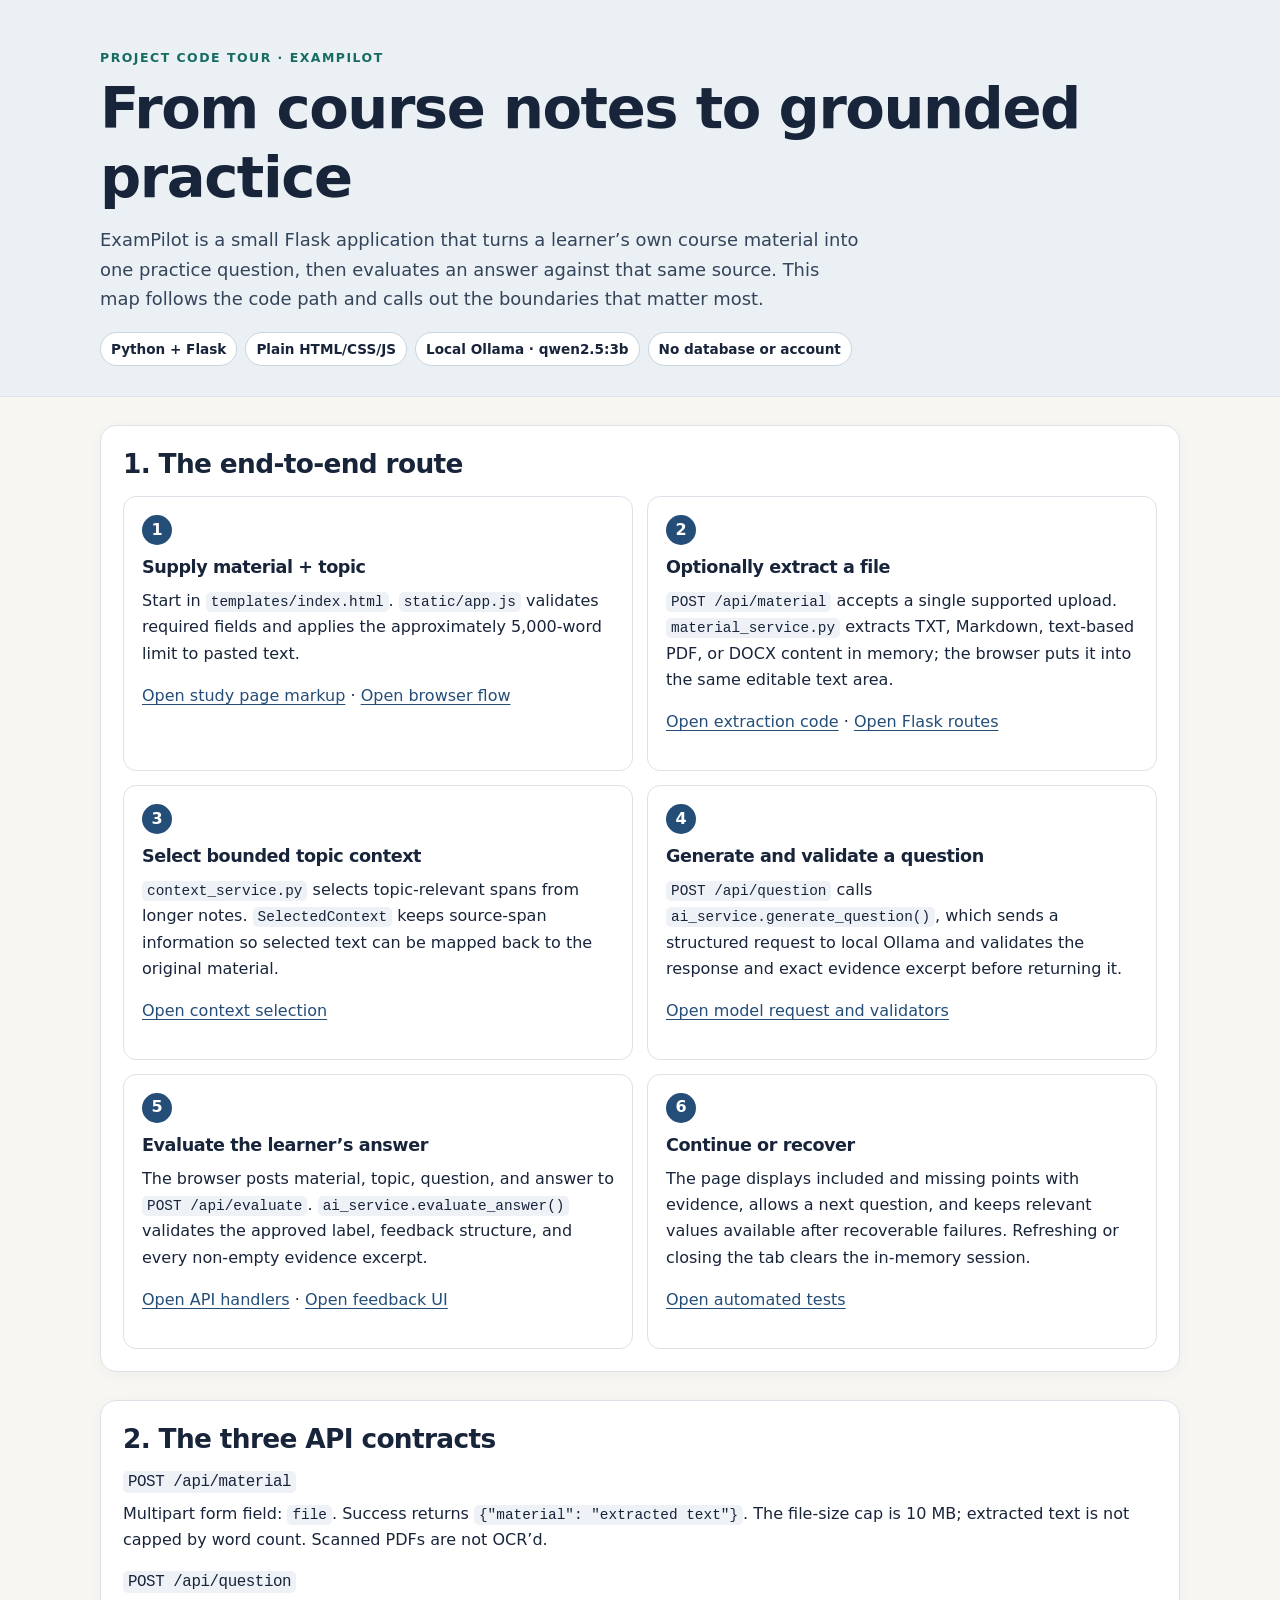
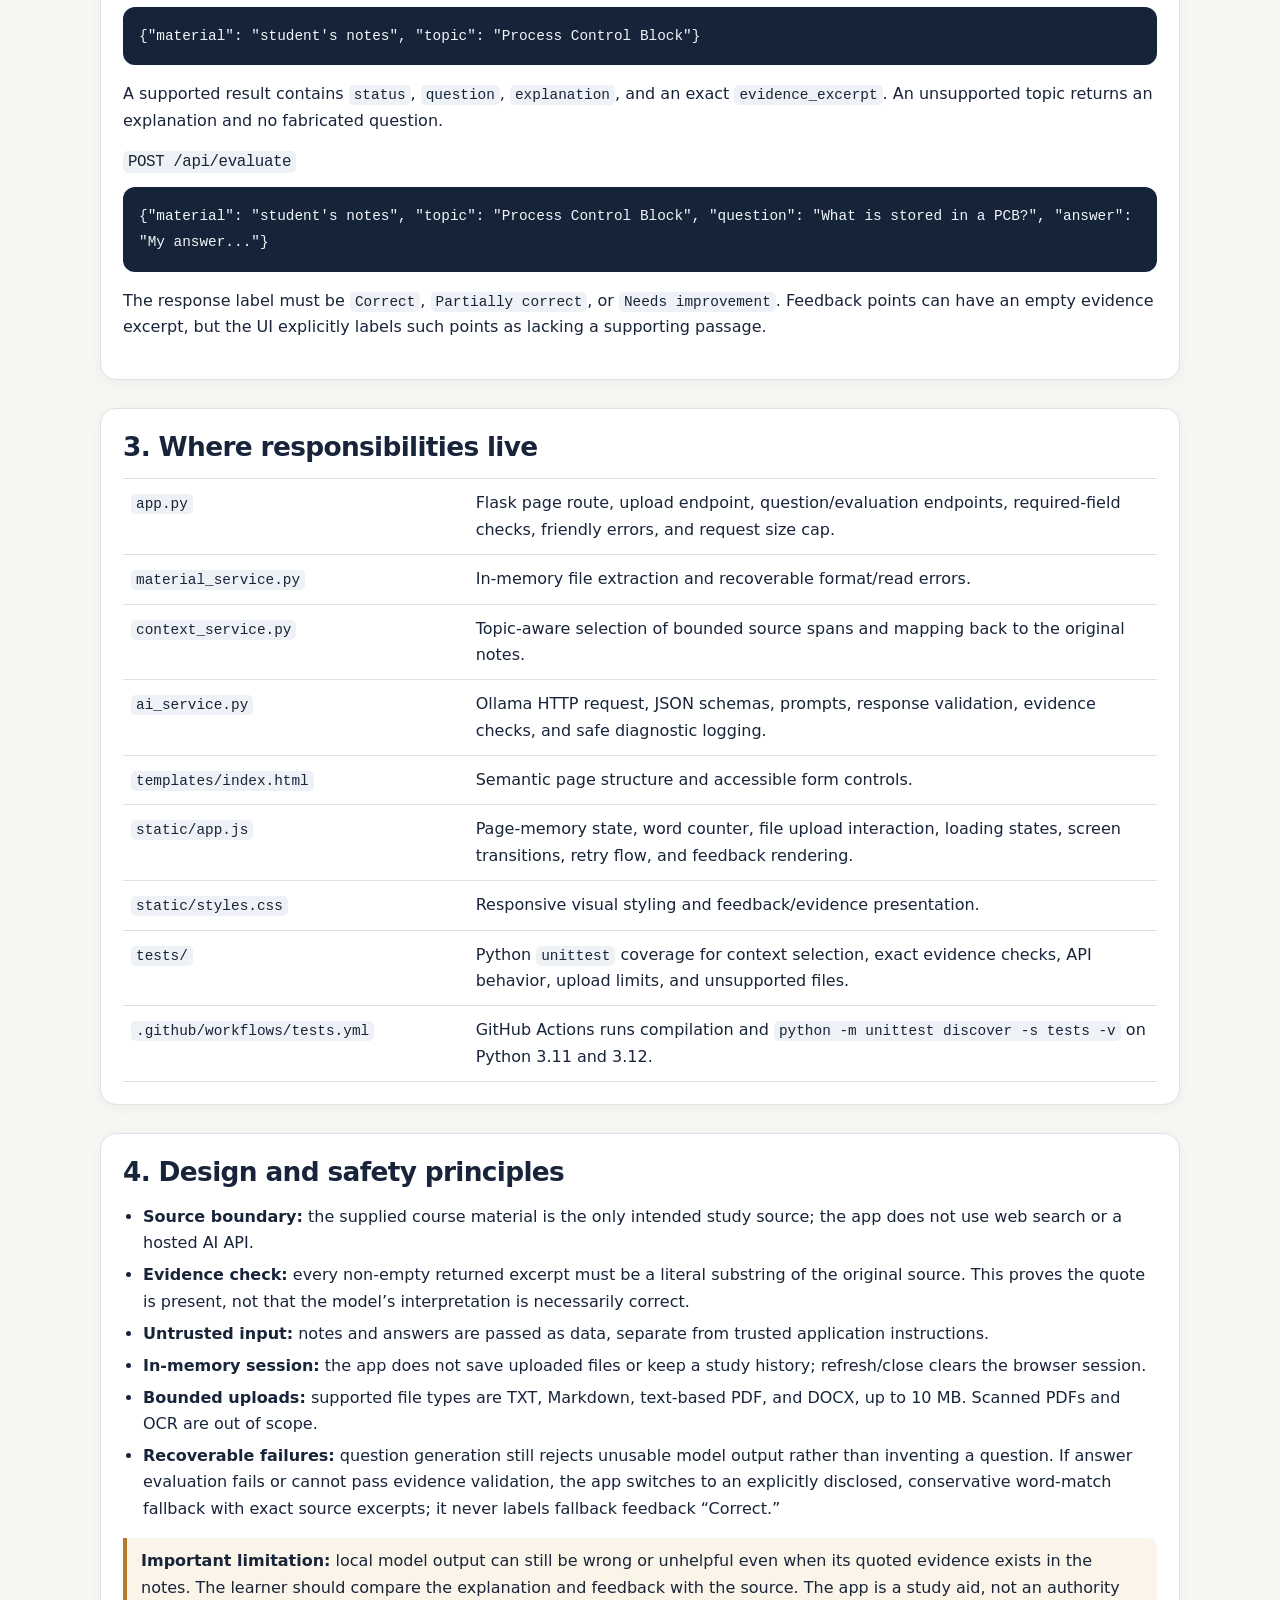
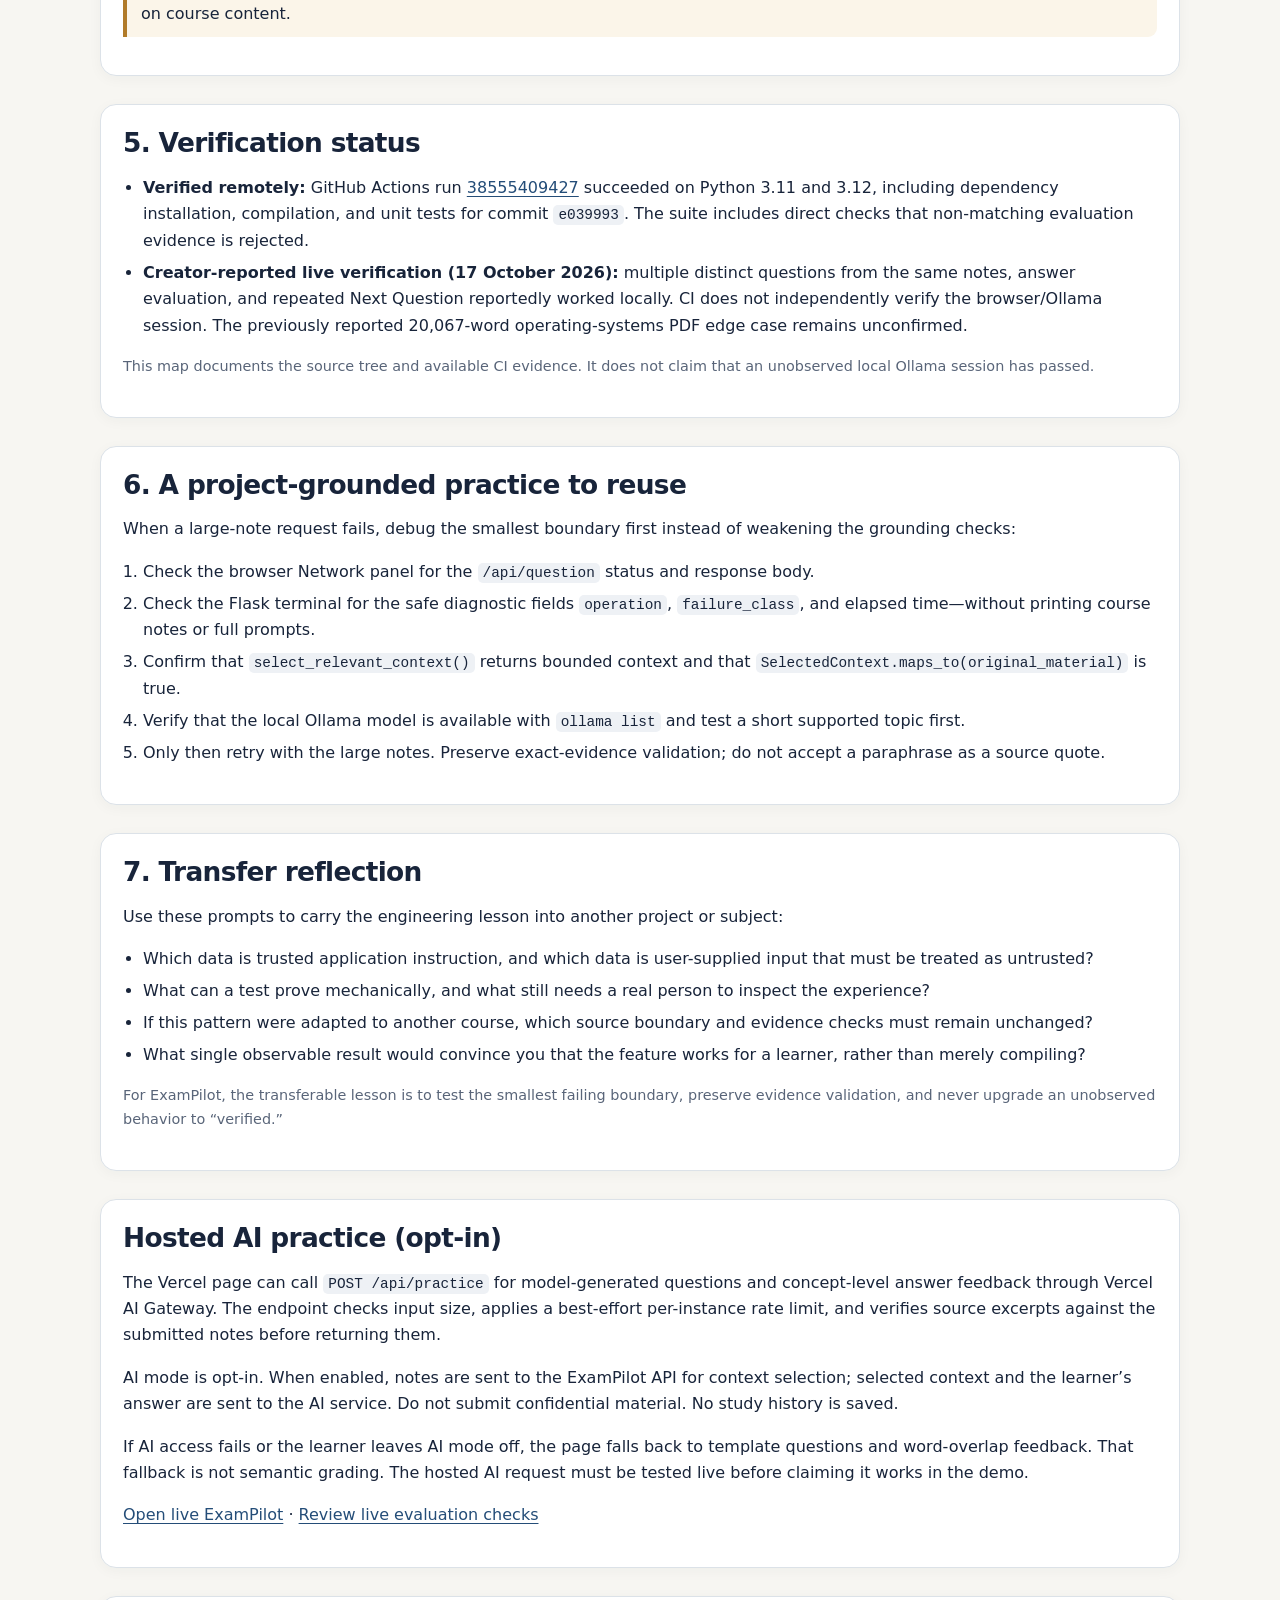
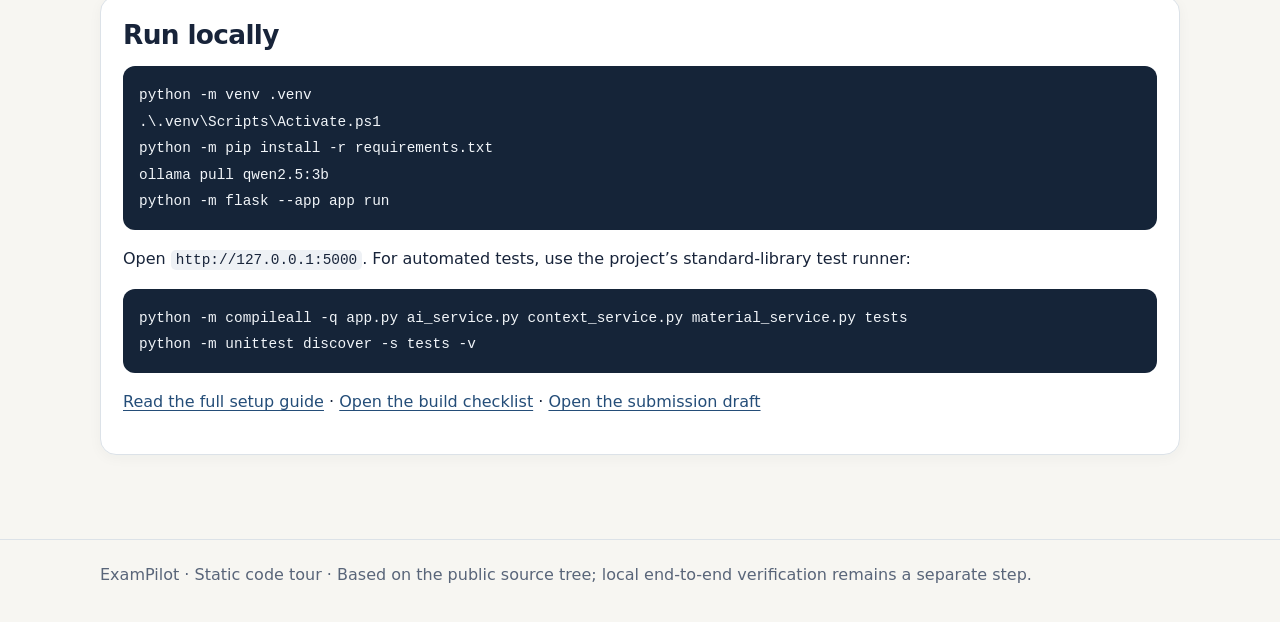
<file: devpost/app-map.html>
<!doctype html>
<html lang="en">
<head>
  <meta charset="utf-8">
  <meta name="viewport" content="width=device-width, initial-scale=1">
  <meta name="description" content="A code tour of ExamPilot, the source-grounded study practice MVP.">
  <title>ExamPilot — App Map</title>
  <style>
    :root{color-scheme:light;--paper:#f7f6f2;--card:#fff;--ink:#18243a;--muted:#596579;--line:#dce2e8;--blue:#244d78;--teal:#176b63;--soft:#edf4f5;--amber:#77521a}
    *{box-sizing:border-box}
    body{margin:0;background:var(--paper);color:var(--ink);font:16px/1.65 system-ui,-apple-system,"Segoe UI",sans-serif}
    a{color:var(--blue);text-underline-offset:3px}
    a:focus-visible{outline:3px solid #bd7d24;outline-offset:3px}
    .wrap{width:min(1080px,calc(100% - 32px));margin:auto}
    header{padding:48px 0 30px;background:#eaf0f4;border-bottom:1px solid var(--line)}
    .eyebrow{font-size:.78rem;font-weight:800;letter-spacing:.12em;text-transform:uppercase;color:var(--teal)}
    h1,h2,h3{line-height:1.2;letter-spacing:-.025em}
    h1{font-size:clamp(2.2rem,6vw,3.6rem);margin:.35rem 0 .8rem}
    h2{font-size:1.65rem;margin:0 0 1rem}
    h3{font-size:1.1rem;margin:.2rem 0 .6rem}
    p{margin:.45rem 0 1rem}
    .lead{max-width:760px;font-size:1.12rem;color:#34445a}
    .chips{display:flex;flex-wrap:wrap;gap:8px;margin-top:18px}
    .chip{padding:5px 10px;border:1px solid #c8d6df;border-radius:999px;background:#fff;font-size:.85rem;font-weight:650}
    main{padding:28px 0 56px}
    section{margin:0 0 28px}
    .panel{background:var(--card);border:1px solid var(--line);border-radius:16px;padding:22px;box-shadow:0 3px 14px #172a3a0a}
    .grid{display:grid;grid-template-columns:repeat(2,minmax(0,1fr));gap:14px}
    .step{position:relative;padding:18px;border:1px solid var(--line);border-radius:13px;background:#fff}
    .num{display:inline-grid;place-items:center;width:30px;height:30px;border-radius:50%;background:var(--blue);color:#fff;font-weight:800;margin-bottom:9px}
    code{font: .9em ui-monospace,SFMono-Regular,Consolas,monospace;background:#eef1f5;padding:2px 5px;border-radius:5px;overflow-wrap:anywhere}
    pre{white-space:pre-wrap;overflow-wrap:anywhere;background:#152438;color:#f1f5f9;padding:16px;border-radius:12px;overflow:auto}
    pre code{background:transparent;color:inherit;padding:0}
    ul,ol{padding-left:1.25rem}
    li{margin:.35rem 0}
    .note{border-left:4px solid var(--teal);padding:10px 14px;background:var(--soft);border-radius:0 9px 9px 0}
    .caution{border-left-color:#b17b29;background:#fbf5e9}
    .filelist{display:grid;grid-template-columns:minmax(155px,.8fr) 1.6fr;gap:0;border-top:1px solid var(--line)}
    .filelist div{padding:11px 8px;border-bottom:1px solid var(--line)}
    .filelist .path{font-weight:700}
    .small{font-size:.9rem;color:var(--muted)}
    footer{border-top:1px solid var(--line);padding:22px 0 34px;color:var(--muted)}
    @media(max-width:680px){.grid{grid-template-columns:1fr}.panel{padding:17px}.filelist{grid-template-columns:1fr}.filelist div{padding:8px}.filelist .path{padding-bottom:0;border-bottom:0}}
  </style>
</head>
<body>
  <header>
    <div class="wrap">
      <div class="eyebrow">Project code tour · ExamPilot</div>
      <h1>From course notes to grounded practice</h1>
      <p class="lead">ExamPilot is a small Flask application that turns a learner’s own course material into one practice question, then evaluates an answer against that same source. This map follows the code path and calls out the boundaries that matter most.</p>
      <div class="chips"><span class="chip">Python + Flask</span><span class="chip">Plain HTML/CSS/JS</span><span class="chip">Local Ollama · qwen2.5:3b</span><span class="chip">No database or account</span></div>
    </div>
  </header>
  <main class="wrap">
    <section class="panel" aria-labelledby="journey">
      <h2 id="journey">1. The end-to-end route</h2>
      <div class="grid">
        <article class="step"><div class="num">1</div><h3>Supply material + topic</h3><p>Start in <code>templates/index.html</code>. <code>static/app.js</code> validates required fields and applies the approximately 5,000-word limit to pasted text.</p><p><a href="../templates/index.html">Open study page markup</a> · <a href="../static/app.js">Open browser flow</a></p></article>
        <article class="step"><div class="num">2</div><h3>Optionally extract a file</h3><p><code>POST /api/material</code> accepts a single supported upload. <code>material_service.py</code> extracts TXT, Markdown, text-based PDF, or DOCX content in memory; the browser puts it into the same editable text area.</p><p><a href="../material_service.py">Open extraction code</a> · <a href="../app.py">Open Flask routes</a></p></article>
        <article class="step"><div class="num">3</div><h3>Select bounded topic context</h3><p><code>context_service.py</code> selects topic-relevant spans from longer notes. <code>SelectedContext</code> keeps source-span information so selected text can be mapped back to the original material.</p><p><a href="../context_service.py">Open context selection</a></p></article>
        <article class="step"><div class="num">4</div><h3>Generate and validate a question</h3><p><code>POST /api/question</code> calls <code>ai_service.generate_question()</code>, which sends a structured request to local Ollama and validates the response and exact evidence excerpt before returning it.</p><p><a href="../ai_service.py">Open model request and validators</a></p></article>
        <article class="step"><div class="num">5</div><h3>Evaluate the learner’s answer</h3><p>The browser posts material, topic, question, and answer to <code>POST /api/evaluate</code>. <code>ai_service.evaluate_answer()</code> validates the approved label, feedback structure, and every non-empty evidence excerpt.</p><p><a href="../app.py">Open API handlers</a> · <a href="../static/app.js">Open feedback UI</a></p></article>
        <article class="step"><div class="num">6</div><h3>Continue or recover</h3><p>The page displays included and missing points with evidence, allows a next question, and keeps relevant values available after recoverable failures. Refreshing or closing the tab clears the in-memory session.</p><p><a href="../tests/">Open automated tests</a></p></article>
      </div>
    </section>
    <section class="panel" aria-labelledby="contracts">
      <h2 id="contracts">2. The three API contracts</h2>
      <h3><code>POST /api/material</code></h3>
      <p>Multipart form field: <code>file</code>. Success returns <code>{"material": "extracted text"}</code>. The file-size cap is 10 MB; extracted text is not capped by word count. Scanned PDFs are not OCR’d.</p>
      <h3><code>POST /api/question</code></h3>
      <pre><code>{"material": "student's notes", "topic": "Process Control Block"}</code></pre>
      <p>A supported result contains <code>status</code>, <code>question</code>, <code>explanation</code>, and an exact <code>evidence_excerpt</code>. An unsupported topic returns an explanation and no fabricated question.</p>
      <h3><code>POST /api/evaluate</code></h3>
      <pre><code>{"material": "student's notes", "topic": "Process Control Block", "question": "What is stored in a PCB?", "answer": "My answer..."}</code></pre>
      <p>The response label must be <code>Correct</code>, <code>Partially correct</code>, or <code>Needs improvement</code>. Feedback points can have an empty evidence excerpt, but the UI explicitly labels such points as lacking a supporting passage.</p>
    </section>
    <section class="panel" aria-labelledby="files">
      <h2 id="files">3. Where responsibilities live</h2>
      <div class="filelist">
        <div class="path"><code>app.py</code></div><div>Flask page route, upload endpoint, question/evaluation endpoints, required-field checks, friendly errors, and request size cap.</div>
        <div class="path"><code>material_service.py</code></div><div>In-memory file extraction and recoverable format/read errors.</div>
        <div class="path"><code>context_service.py</code></div><div>Topic-aware selection of bounded source spans and mapping back to the original notes.</div>
        <div class="path"><code>ai_service.py</code></div><div>Ollama HTTP request, JSON schemas, prompts, response validation, evidence checks, and safe diagnostic logging.</div>
        <div class="path"><code>templates/index.html</code></div><div>Semantic page structure and accessible form controls.</div>
        <div class="path"><code>static/app.js</code></div><div>Page-memory state, word counter, file upload interaction, loading states, screen transitions, retry flow, and feedback rendering.</div>
        <div class="path"><code>static/styles.css</code></div><div>Responsive visual styling and feedback/evidence presentation.</div>
        <div class="path"><code>tests/</code></div><div>Python <code>unittest</code> coverage for context selection, exact evidence checks, API behavior, upload limits, and unsupported files.</div>
        <div class="path"><code>.github/workflows/tests.yml</code></div><div>GitHub Actions runs compilation and <code>python -m unittest discover -s tests -v</code> on Python 3.11 and 3.12.</div>
      </div>
    </section>
    <section class="panel" aria-labelledby="principles">
      <h2 id="principles">4. Design and safety principles</h2>
      <ul>
        <li><strong>Source boundary:</strong> the supplied course material is the only intended study source; the app does not use web search or a hosted AI API.</li>
        <li><strong>Evidence check:</strong> every non-empty returned excerpt must be a literal substring of the original source. This proves the quote is present, not that the model’s interpretation is necessarily correct.</li>
        <li><strong>Untrusted input:</strong> notes and answers are passed as data, separate from trusted application instructions.</li>
        <li><strong>In-memory session:</strong> the app does not save uploaded files or keep a study history; refresh/close clears the browser session.</li>
        <li><strong>Bounded uploads:</strong> supported file types are TXT, Markdown, text-based PDF, and DOCX, up to 10 MB. Scanned PDFs and OCR are out of scope.</li>
        <li><strong>Recoverable failures:</strong> question generation still rejects unusable model output rather than inventing a question. If answer evaluation fails or cannot pass evidence validation, the app switches to an explicitly disclosed, conservative word-match fallback with exact source excerpts; it never labels fallback feedback “Correct.”</li>
      </ul>
      <p class="note caution"><strong>Important limitation:</strong> local model output can still be wrong or unhelpful even when its quoted evidence exists in the notes. The learner should compare the explanation and feedback with the source. The app is a study aid, not an authority on course content.</p>
    </section>
    <section class="panel" aria-labelledby="verification">
      <h2 id="verification">5. Verification status</h2>
      <ul>
        <li><strong>Verified remotely:</strong> GitHub Actions run <a href="https://github.com/Moana-star/exam-pilot/actions/runs/38555409427">38555409427</a> succeeded on Python 3.11 and 3.12, including dependency installation, compilation, and unit tests for commit <code>e039993</code>. The suite includes direct checks that non-matching evaluation evidence is rejected.</li>
        <li><strong>Creator-reported live verification (17 October 2026):</strong> multiple distinct questions from the same notes, answer evaluation, and repeated Next Question reportedly worked locally. CI does not independently verify the browser/Ollama session. The previously reported 20,067-word operating-systems PDF edge case remains unconfirmed.</li>
      </ul>
      <p class="small">This map documents the source tree and available CI evidence. It does not claim that an unobserved local Ollama session has passed.</p>
    </section>
    <section class="panel" aria-labelledby="practice">
      <h2 id="practice">6. A project-grounded practice to reuse</h2>
      <p>When a large-note request fails, debug the smallest boundary first instead of weakening the grounding checks:</p>
      <ol>
        <li>Check the browser Network panel for the <code>/api/question</code> status and response body.</li>
        <li>Check the Flask terminal for the safe diagnostic fields <code>operation</code>, <code>failure_class</code>, and elapsed time—without printing course notes or full prompts.</li>
        <li>Confirm that <code>select_relevant_context()</code> returns bounded context and that <code>SelectedContext.maps_to(original_material)</code> is true.</li>
        <li>Verify that the local Ollama model is available with <code>ollama list</code> and test a short supported topic first.</li>
        <li>Only then retry with the large notes. Preserve exact-evidence validation; do not accept a paraphrase as a source quote.</li>
      </ol>
    </section>
    <section class="panel" aria-labelledby="reflection">
      <h2 id="reflection">7. Transfer reflection</h2>
      <p>Use these prompts to carry the engineering lesson into another project or subject:</p>
      <ul>
        <li>Which data is trusted application instruction, and which data is user-supplied input that must be treated as untrusted?</li>
        <li>What can a test prove mechanically, and what still needs a real person to inspect the experience?</li>
        <li>If this pattern were adapted to another course, which source boundary and evidence checks must remain unchanged?</li>
        <li>What single observable result would convince you that the feature works for a learner, rather than merely compiling?</li>
      </ul>
      <p class="small">For ExamPilot, the transferable lesson is to test the smallest failing boundary, preserve evidence validation, and never upgrade an unobserved behavior to “verified.”</p>
    </section>
    <section class="panel">
      <h2>Hosted AI practice (opt-in)</h2>
      <p>The Vercel page can call <code>POST /api/practice</code> for model-generated questions and concept-level answer feedback through Vercel AI Gateway. The endpoint checks input size, applies a best-effort per-instance rate limit, and verifies source excerpts against the submitted notes before returning them.</p>
      <p>AI mode is opt-in. When enabled, notes are sent to the ExamPilot API for context selection; selected context and the learner’s answer are sent to the AI service. Do not submit confidential material. No study history is saved.</p>
      <p>If AI access fails or the learner leaves AI mode off, the page falls back to template questions and word-overlap feedback. That fallback is not semantic grading. The hosted AI request must be tested live before claiming it works in the demo.</p>
      <p><a href="https://exam-pilot-naom6083-2980.vercel.app">Open live ExamPilot</a> · <a href="../evaluation-plan.md">Review live evaluation checks</a></p>
    </section>
    <section class="panel">
      <h2>Run locally</h2>
      <pre><code>python -m venv .venv
.\.venv\Scripts\Activate.ps1
python -m pip install -r requirements.txt
ollama pull qwen2.5:3b
python -m flask --app app run</code></pre>
      <p>Open <code>http://127.0.0.1:5000</code>. For automated tests, use the project’s standard-library test runner:</p>
      <pre><code>python -m compileall -q app.py ai_service.py context_service.py material_service.py tests
python -m unittest discover -s tests -v</code></pre>
      <p><a href="../README.md">Read the full setup guide</a> · <a href="checklist.md">Open the build checklist</a> · <a href="submission-draft.md">Open the submission draft</a></p>
    </section>
  </main>
  <footer><div class="wrap">ExamPilot · Static code tour · Based on the public source tree; local end-to-end verification remains a separate step.</div></footer>
</body>
</html>
</file>
